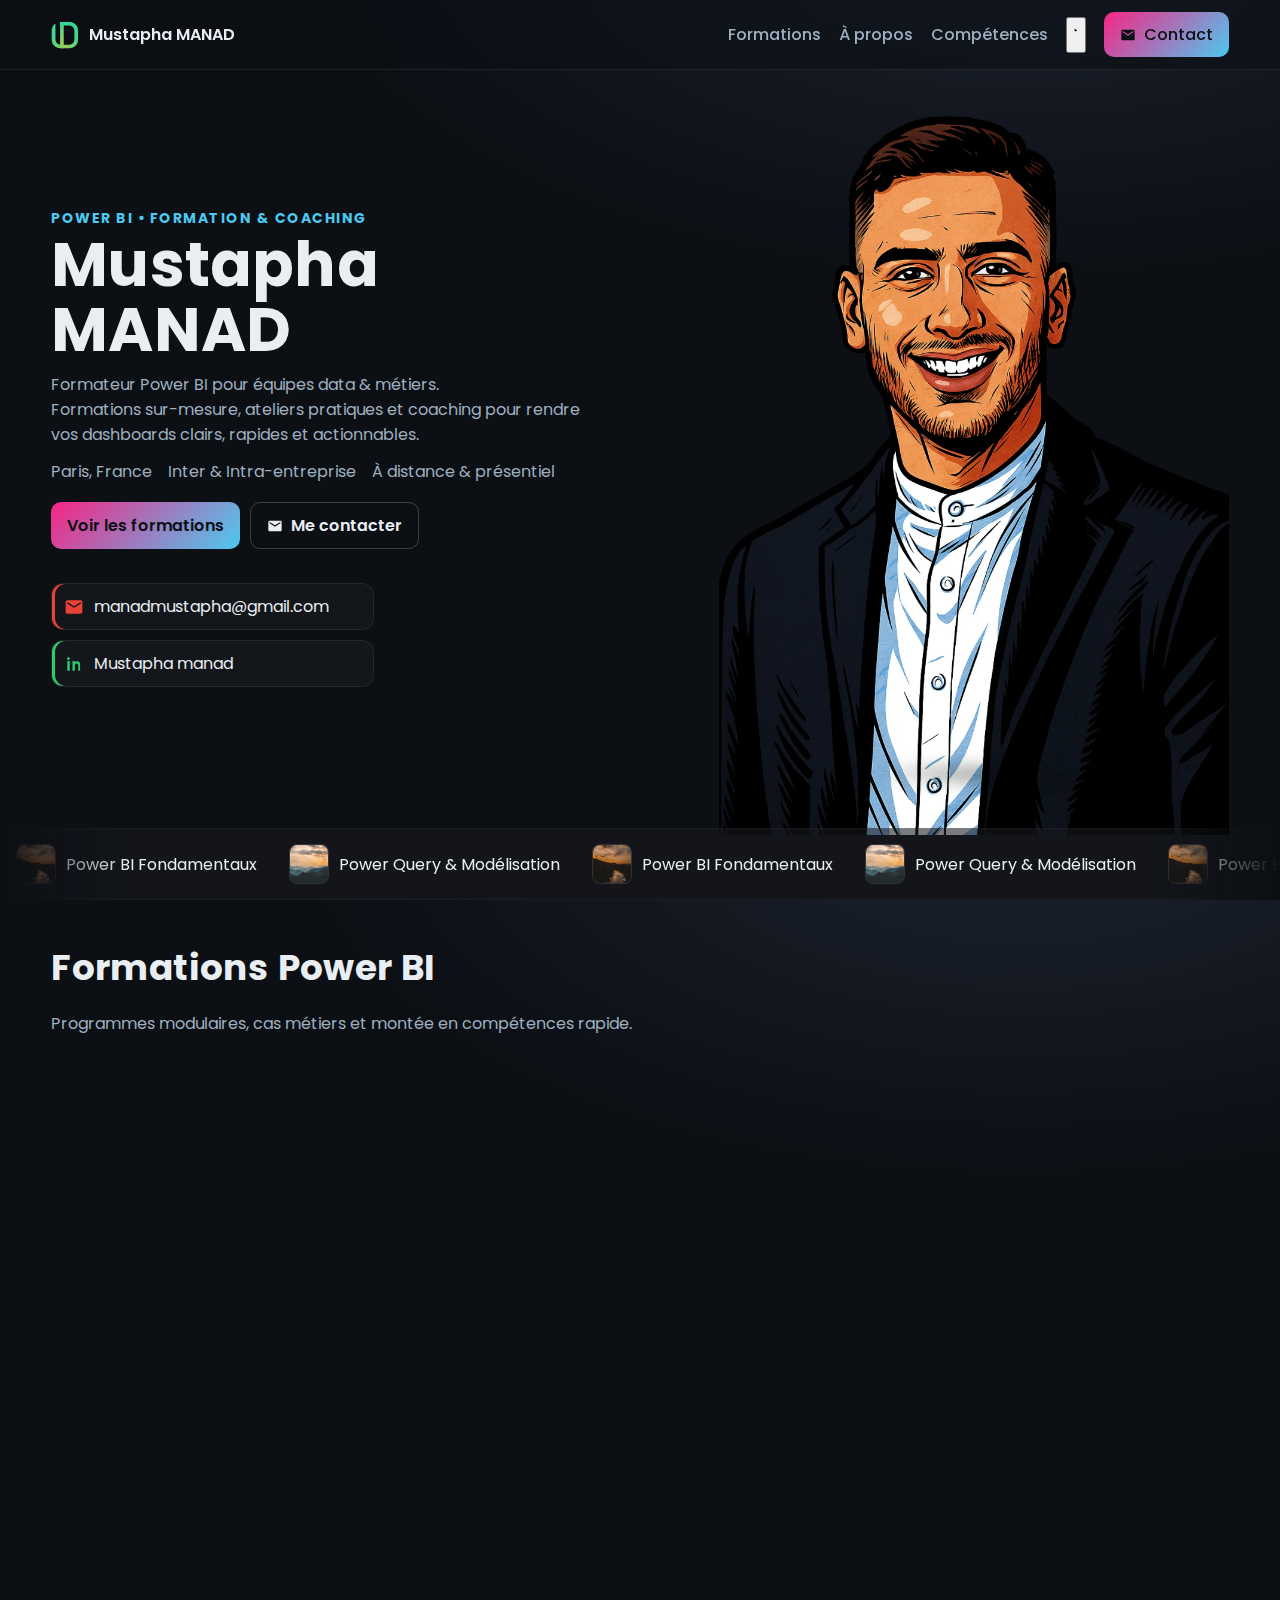
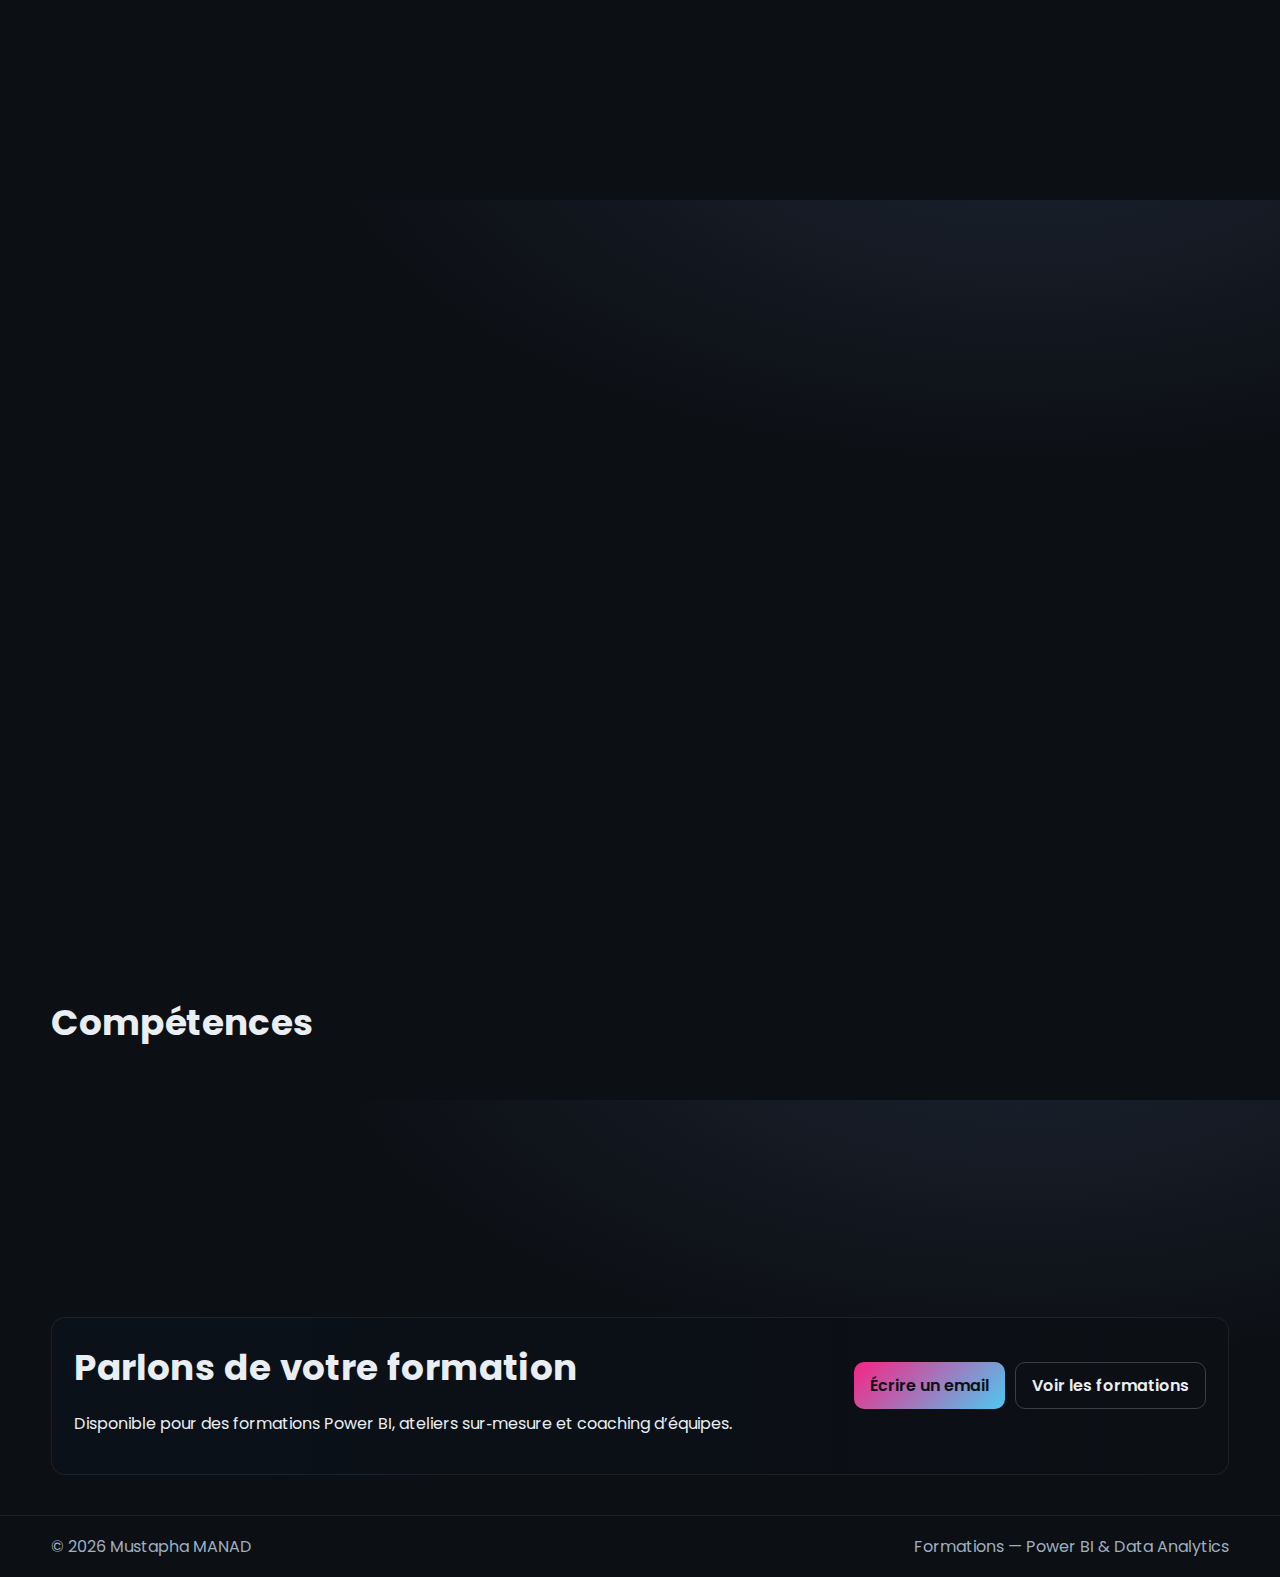
<file: index.html>
<!DOCTYPE html>
<html lang="fr">
	<head>
		<meta charset="UTF-8" />
		<meta name="viewport" content="width=device-width, initial-scale=1.0" />
		<title>Mustapha MANAD — Formateur Power BI</title>
		<link rel="icon" href="assets/youtube_v2/logo.svg" />
		<link rel="preconnect" href="https://fonts.googleapis.com" />
		<link rel="preconnect" href="https://fonts.gstatic.com" crossorigin />
		<link
			href="https://fonts.googleapis.com/css2?family=Poppins:wght@300;400;500;600;700;800;900&display=swap"
			rel="stylesheet" />
		<link rel="stylesheet" href="style.css" />
	</head>
	<body>
		<header class="site-header">
			<div class="container">
				<a href="#" class="brand">
					<img src="assets/youtube_v2/logo.svg" alt="MM" />
					<span>Mustapha MANAD</span>
				</a>
				<nav>
					<a href="#formations">Formations</a>
					<a href="#about">À propos</a>
					<a href="#skills">Compétences</a>
					<button
						class="theme-toggle"
						id="themeToggle"
						type="button"
						aria-label="Passer en mode clair"
						aria-pressed="true">
						<svg
							class="icon icon-moon"
							viewBox="0 0 24 24"
							aria-hidden="true"
							focusable="false">
							<path
								d="M21 12.8A9 9 0 1 1 11.2 3a7 7 0 0 0 9.8 9.8z" />
						</svg>
						<svg
							class="icon icon-sun"
							viewBox="0 0 24 24"
							aria-hidden="true"
							focusable="false">
							<circle cx="12" cy="12" r="4" fill="none" />
							<path
								d="M12 2v2M12 20v2M4.93 4.93l1.41 1.41M17.66 17.66l1.41 1.41M2 12h2M20 12h2M4.93 19.07l1.41-1.41M17.66 6.34l1.41-1.41"
								fill="none" />
						</svg>
					</button>
					<a
						class="btn-primary"
						href="mailto:manadmustapha@gmail.com?subject=Contact%20Formation%20Power%20BI&body=Bonjour%20Mustapha%2C%0A%0AJe%20vous%20contacte%20depuis%20votre%20site%20de%20formation%20Power%20BI.%0A">
						<svg
							class="icon icon-mail"
							viewBox="0 0 24 24"
							aria-hidden="true"
							focusable="false">
							<path
								d="M20 4H4c-1.1 0-2 .9-2 2v12c0 1.1.9 2 2 2h16c1.1 0 2-.9 2-2V6c0-1.1-.9-2-2-2zm0 4-8 5-8-5V6l8 5 8-5v2z" />
						</svg>
						<span>Contact</span>
					</a>
				</nav>
			</div>
		</header>

		<main>
			<!-- Hero -->
			<section class="hero" id="hero">
				<div class="container hero-content">
					<div class="hero-text">
						<h1>
							<span class="eyebrow">Power BI • Formation & Coaching</span>
							Mustapha MANAD
						</h1>
						<p class="subtitle">
							Formateur Power BI pour équipes data & métiers.<br />
							Formations sur-mesure, ateliers pratiques et coaching pour rendre
							vos dashboards clairs, rapides et actionnables.
						</p>
						<ul class="meta">
							<li>Paris, France</li>
							<li>Inter & Intra-entreprise</li>
							<li>À distance & présentiel</li>
						</ul>
						<div class="cta-row">
							<a class="btn-primary" href="#formations">Voir les formations</a>
							<a
								class="btn-outline"
								href="mailto:manadmustapha@gmail.com?subject=Contact%20Formation%20Power%20BI&body=Bonjour%20Mustapha%2C%0A%0AJe%20vous%20contacte%20depuis%20votre%20site%20de%20formation%20Power%20BI.%0A">
								<svg
									class="icon icon-mail"
									viewBox="0 0 24 24"
									aria-hidden="true"
									focusable="false">
									<path
										d="M20 4H4c-1.1 0-2 .9-2 2v12c0 1.1.9 2 2 2h16c1.1 0 2-.9 2-2V6c0-1.1-.9-2-2-2zm0 4-8 5-8-5V6l8 5 8-5v2z" />
								</svg>
								<span>Me contacter</span>
							</a>
						</div>

						<!-- Contacts rapides dans le hero -->
						<ul class="contact-quick" aria-label="Contacts rapides">
							<li>
								<a
									href="mailto:manadmustapha@gmail.com?subject=Contact%20Formation%20Power%20BI"
									aria-label="Envoyer un email">
									<svg
										class="icon"
										viewBox="0 0 24 24"
										aria-hidden="true"
										focusable="false">
										<path
											d="M20 4H4c-1.1 0-2 .9-2 2v12c0 1.1.9 2 2 2h16c1.1 0 2-.9 2-2V6c0-1.1-.9-2-2-2zm0 4-8 5-8-5V6l8 5 8-5v2z" />
									</svg>
									<span>manadmustapha@gmail.com</span>
								</a>
							</li>
							<li>
								<a
									href="https://www.linkedin.com/in/manadmustapha/"
									target="_blank"
									rel="noopener"
									aria-label="Voir le profil LinkedIn">
									<svg
										class="icon"
										viewBox="0 0 24 24"
										aria-hidden="true"
										focusable="false">
										<path
											d="M6.94 8.5H4V20h2.94V8.5zM5.49 7.21a1.71 1.71 0 110-3.41 1.71 1.71 0 010 3.41zM20 20h-2.9v-5.67c0-1.35-.03-3.08-1.88-3.08-1.88 0-2.17 1.47-2.17 2.99V20H10.2V8.5h2.78v1.57h.04c.39-.74 1.35-1.52 2.79-1.52 2.98 0 3.53 1.96 3.53 4.5V20z" />
									</svg>
									<span>Mustapha manad</span>
								</a>
							</li>
						</ul>
					</div>
					<div class="hero-visual">
						<img
							src="assets/youtube_v2/slider_3d/model2.png"
							alt="Illustration de profil"
							loading="lazy" />
					</div>
				</div>
			</section>

			<!-- Featured trainings quick strip (auto slider style) -->
			<section class="strip" aria-label="Formations en vedette">
				<div class="strip-track" id="stripTrack">
					<!-- Items injected by JS -->
				</div>
			</section>

			<!-- Projects grid -->
			<section class="section" id="formations">
				<div class="container">
					<h2>Formations Power BI</h2>
					<p class="section-sub">
						Programmes modulaires, cas métiers et montée en compétences rapide.
					</p>
					<div class="projects-grid" id="projectsGrid">
						<!-- Cards injected by JS -->
					</div>
				</div>
			</section>

			<!-- About -->
			<section class="section" id="about">
				<div class="container about">
					<div class="about-text" data-reveal="left">
						<h2>À propos</h2>
						<p>
							Formateur Power BI spécialisé en data analytics et supply chain.
							J’accompagne les équipes dans la prise en main, la modélisation et
							la création de rapports performants. Objectif: autonomie,
							bonnes pratiques et résultats mesurables.
						</p>
						<ul class="exp-list">
							<li
								class="exp-item"
								style="--brand: #2d46b9"
								data-reveal="left"
								aria-label="Forvia (USA)">
								<div
									class="exp-logo"
									title="Forvia"
									style="--logo: url('assets/logos/forvia.png')"></div>
								<div class="exp-body">
									<div class="exp-head"><b>Forvia (USA 🇺🇸)</b></div>
									<p>
										Ateliers KPI logistiques, e‑Kanban QR, dashboards
										opérationnels, formation d’équipes.
									</p>
								</div>
							</li>
							<li
								class="exp-item"
								style="--brand: #7a56a0"
								data-reveal="left"
								aria-label="Sanofi">
								<div
									class="exp-logo"
									title="Sanofi"
									style="--logo: url('assets/logos/sanofi.png')"></div>
								<div class="exp-body">
									<div class="exp-head"><b>Sanofi</b></div>
									<p>
										Formation KPI planning/stock, aide à la décision, supply
										digitale, reporting Power BI.
									</p>
								</div>
							</li>
							<li
								class="exp-item"
								style="--brand: #ffcc00"
								data-reveal="left"
								aria-label="Continental">
								<div
									class="exp-logo"
									title="Continental"
									style="
										--logo: url('assets/logos/continental.png');
										--logo-size: 118% 118%;
									"></div>
								<div class="exp-body">
									<div class="exp-head"><b>Continental</b></div>
									<p>
										Gouvernance data, standards master data, coaching sur la
										qualité et la cohérence.
									</p>
								</div>
							</li>
						</ul>
					</div>
					<div class="about-side">
						<div class="card" data-reveal="right" style="--reveal-delay: 0.05s">
							<h3>Contact</h3>
							<ul class="contact-quick" aria-label="Contacts rapides">
								<li>
									<a
										href="mailto:manadmustapha@gmail.com?subject=Contact%20Formation%20Power%20BI"
										aria-label="Envoyer un email">
										<svg
											class="icon"
											viewBox="0 0 24 24"
											aria-hidden="true"
											focusable="false">
											<path
												d="M20 4H4c-1.1 0-2 .9-2 2v12c0 1.1.9 2 2 2h16c1.1 0 2-.9 2-2V6c0-1.1-.9-2-2-2zm0 4-8 5-8-5V6l8 5 8-5v2z" />
										</svg>
										<span>manadmustapha@gmail.com</span>
									</a>
								</li>
								<li>
									<a
										href="https://www.linkedin.com/in/manadmustapha/"
										target="_blank"
										rel="noopener"
										aria-label="Voir le profil LinkedIn">
										<svg
											class="icon"
											viewBox="0 0 24 24"
											aria-hidden="true"
											focusable="false">
											<path
												d="M6.94 8.5H4V20h2.94V8.5zM5.49 7.21a1.71 1.71 0 110-3.41 1.71 1.71 0 010 3.41zM20 20h-2.9v-5.67c0-1.35-.03-3.08-1.88-3.08-1.88 0-2.17 1.47-2.17 2.99V20H10.2V8.5h2.78v1.57h.04c.39-.74 1.35-1.52 2.79-1.52 2.98 0 3.53 1.96 3.53 4.5V20z" />
										</svg>
										<span>Mustapha manad</span>
									</a>
								</li>
							</ul>
						</div>
						<div
							class="card p-3 lang-card"
							data-reveal="right"
							style="--reveal-delay: 0.12s">
							<h3>Langues</h3>
							<div class="lang">
								<div class="lang-row" style="--level: 100%">
									<span class="label">Français 🇫🇷</span>
									<div class="bar">
										<span class="fill"></span>
										<span class="legend start">A1</span>
										<span class="legend mid l40">B1</span>
										<span class="legend mid l60">B2</span>
										<span class="legend end">C2</span>
									</div>
								</div>
								<div class="lang-row" style="--level: 82%">
									<span class="label">Anglais 🇬🇧</span>
									<div class="bar">
										<span class="fill"></span>
										<span class="legend start">A1</span>
										<span class="legend mid l40">B1</span>
										<span class="legend mid l60">B2</span>
										<span class="legend end">C2</span>
									</div>
								</div>
								<div class="lang-row" style="--level: 70%">
									<span class="label">Arabe 🇸🇦</span>
									<div class="bar">
										<span class="fill"></span>
										<span class="legend start">A1</span>
										<span class="legend mid l40">B1</span>
										<span class="legend mid l60">B2</span>
										<span class="legend end">C2</span>
									</div>
								</div>
							</div>
						</div>
					</div>
				</div>
			</section>

			<!-- Skills -->
			<section class="section" id="skills">
				<div class="container">
					<h2>Compétences</h2>
					<div class="skills">
						<div class="skill-block" data-reveal="up">
							<h3>Data & BI</h3>
							<ul class="tags">
								<li>Power BI Desktop</li>
								<li>Power Query</li>
								<li>DAX</li>
								<li>Modélisation</li>
								<li>Power BI Service</li>
								<li>Optimisation</li>
							</ul>
						</div>
						<div class="skill-block" data-reveal="up">
							<h3>Cas métiers</h3>
							<ul class="tags">
								<li>Supply Chain</li>
								<li>Production</li>
								<li>Qualité</li>
								<li>Logistique</li>
								<li>S&OP</li>
								<li>KPI opérationnels</li>
							</ul>
						</div>
						<div class="skill-block" data-reveal="up">
							<h3>Pédagogie</h3>
							<ul class="tags">
								<li>Pédagogie active</li>
								<li>Ateliers pratiques</li>
								<li>Adaptation niveaux</li>
								<li>Cas concrets</li>
								<li>Clarté & synthèse</li>
								<li>Coaching post‑formation</li>
							</ul>
						</div>
					</div>
				</div>
			</section>

			<!-- Contact -->
			<section class="section" id="contact">
				<div class="container contact-block">
					<div>
						<h2>Parlons de votre formation</h2>
						<p>
							Disponible pour des formations Power BI, ateliers sur‑mesure et
							coaching d’équipes.
						</p>
					</div>
					<div class="cta-row">
						<a class="btn-primary" href="mailto:manadmustapha@gmail.com"
							>Écrire un email</a
						>
						<a class="btn-outline" href="#formations">Voir les formations</a>
					</div>
				</div>
			</section>
		</main>

		<footer class="site-footer">
			<div class="container">
				<span>© <span id="year"></span> Mustapha MANAD</span>
				<span>Formations — Power BI & Data Analytics</span>
			</div>
		</footer>

		<script src="theme.js"></script>
		<script src="app.js"></script>
	</body>
</html>
</file>
<file: style.css>
:root {
	--bg: #0c0f14;
	--bg-2: #11161d;
	--text: #e9eef3;
	--muted: #9fb0c0;
	--primary: #4cc9f0;
	--accent: #f72585;
	/* Palette dérivée du dégradé boutons (accent ➜ primary) */
	--grad-1: var(--accent);
	--grad-2: color-mix(in srgb, var(--accent) 70%, var(--primary));
	--grad-3: color-mix(in srgb, var(--accent) 50%, var(--primary));
	--grad-4: color-mix(in srgb, var(--accent) 30%, var(--primary));
	--grad-5: var(--primary);
	--container: min(1200px, 92vw);
	--header-h: 70px;
	--strip-h: 72px;
}
* {
	box-sizing: border-box;
}
html,
body {
	height: 100%;
}
body {
	margin: 0;
	font-family: Poppins, system-ui, -apple-system, Segoe UI, Roboto, Arial,
		sans-serif;
	color: var(--text);
	background: radial-gradient(1200px 600px at 80% -10%, #1c2330 0%, #0c0f14 60%),
		var(--bg);
}
img {
	max-width: 100%;
	display: block;
}
a {
	color: inherit;
	text-decoration: none;
}

.container {
	width: var(--container);
	margin: 0 auto;
}

/* Header */
.site-header {
	position: sticky;
	top: 0;
	z-index: 10;
	backdrop-filter: blur(8px);
	background: #0c0f1488;
	border-bottom: 1px solid #ffffff14;
	height: var(--header-h);
}
.site-header .container {
	display: flex;
	align-items: center;
	justify-content: space-between;
	height: 100%;
}
.brand {
	display: flex;
	align-items: center;
	gap: 10px;
	font-weight: 600;
}
.brand img {
	width: 28px;
	height: 28px;
	filter: invert(1);
}
.site-header nav {
	display: flex;
	gap: 18px;
	align-items: center;
}
.site-header nav a {
	color: var(--muted);
	font-weight: 500;
}
.site-header nav a:hover {
	color: var(--text);
}

/* Buttons */
.btn-primary,
.btn-outline {
	display: inline-flex;
	align-items: center;
	gap: 8px;
	padding: 10px 16px;
	border-radius: 10px;
	font-weight: 600;
}
.btn-primary .icon,
.btn-outline .icon {
	width: 16px;
	height: 16px;
	fill: currentColor;
}
.btn-primary {
	background: linear-gradient(135deg, var(--accent), var(--primary));
	color: #0c0f14 !important;
}
.btn-outline {
	border: 1px solid #ffffff33;
	color: var(--text);
}
.btn-outline:hover {
	background: #ffffff0f;
}

main {
	display: block;
}
.section {
	padding: 40px 0;
}
.section h2 {
	margin: 0 0 10px;
	font-size: clamp(26px, 2.8vw, 36px);
	letter-spacing: 0.4px;
}
.section .section-sub {
	color: var(--muted);
	margin-bottom: 30px;
}

/* Hero */
.hero {
	height: calc(100vh - var(--header-h) - var(--strip-h));
	padding: 0;
	position: relative;
	isolation: isolate;
}
.hero-content {
	display: flex;
	gap: 130px;
	height: 100%;
	align-items: center;
}
.hero-text h1 {
	margin: 0 0 10px;
	font-size: clamp(36px, 4.8vw, 64px);
	line-height: 1.05;
	letter-spacing: 0.2px;
}
.hero-text .eyebrow {
	display: block;
	font-size: 14px;
	color: var(--primary);
	font-weight: 700;
	letter-spacing: 1.5px;
	text-transform: uppercase;
	margin-bottom: 8px;
}
.hero-text .subtitle {
	color: var(--muted);
	margin: 10px 0 12px;
}
.hero-text .meta {
	list-style: none;
	display: flex;
	gap: 16px;
	padding: 0;
	margin: 0 0 18px;
	color: var(--muted);
}
.contact-quick {
	list-style: none;
	padding: 0;
	margin: 14px 0 0;
	display: grid;
	grid-template-columns: 1fr;
	gap: 10px;
	width: 60%;
}
.contact-quick li {
	--c: var(--primary);
}
.contact-quick li:nth-child(1) {
	--c: #ea4335;
}
.contact-quick li:nth-child(2) {
	--c: #2ecc71;
}
.contact-quick li:nth-child(3) {
	--c: #0a66c2;
}
.contact-quick li a {
	display: flex;
	align-items: center;
	gap: 10px;
	color: var(--text);
	padding: 10px 12px;
	border-radius: 12px;
	background: #ffffff08;
	border: 1px solid #ffffff12;
	box-shadow: inset 3px 0 0 var(--c);
	transition: transform 0.25s ease, background 0.25s ease, box-shadow 0.25s ease;
}
.contact-quick li a:hover {
	transform: translateX(6px);
	background: #ffffff12;
	box-shadow: inset 3px 0 0 var(--c),
		0 6px 18px color-mix(in srgb, var(--c) 35%, transparent);
}
.contact-quick .icon {
	width: 20px;
	height: 20px;
	fill: currentColor;
	color: var(--c);
}
.cta-row {
	display: flex;
	gap: 10px;
	flex-wrap: wrap;
	padding-bottom: 20px;
}

.hero-visual {
	position: relative;
	height: 100%;
	max-width: 560px;
	margin-inline: auto;
	/* Allow 3D ring to overflow the box so it's visible */
	overflow: visible;
}
/* Map template slider styles into hero right column */
.hero-visual .slider {
	position: absolute;
	width: 12vh;
	height: 15vh;
	top: 15vh;
	left: calc(50% - 6vh);
	transform-style: preserve-3d;
	transform: perspective(1000px);
	animation: autoRun 20s linear infinite;
	z-index: 2;
}
.hero-visual .slider .item {
	position: absolute;
	inset: 0 0 0 0;
	transform: rotateY(
			calc((var(--position) - 1) * (360 / var(--quantity)) * 1deg)
		)
		translateZ(30vh);
}
.hero-visual .slider .item img {
	width: 100%;
	height: 100%;
	object-fit: cover;
}

/* Bring back template character inside hero */
.hero-visual .content {
	position: absolute;
	inset: 0;
	width: 100%;
	height: 100%;
	z-index: 1;
}
.hero-visual .content h1 {
	display: none;
}
.hero-visual .content .model {
	background-image: url("../youtube_v2/slider_3d/images/model2.png");
	position: absolute;
	height: 55vh;
	width: 25vw;
	transform: translate(-50%, 0);
	align-self: flex-end;
	inset: 0;
	background-size: auto 90%;
	background-repeat: no-repeat;
	background-position: bottom center;
	z-index: 1;
	pointer-events: none;
}

/* 3D slider — like template, sizes halved */
.slider3d {
	--ring-radius: 275px;
	position: absolute;
	inset: 0;
	margin: auto;
	width: 100px;
	height: 125px;
	transform-style: preserve-3d;
	transform: perspective(1000px) rotateX(-16deg);
	animation: autoRun 20s linear infinite;
	z-index: 2;
}
@keyframes autoRun {
	from {
		transform: perspective(1000px) rotateX(-16deg) rotateY(0deg);
	}
	to {
		transform: perspective(1000px) rotateX(-16deg) rotateY(360deg);
	}
}
.slider3d .item {
	position: absolute;
	inset: 0;
	transform: rotateY(
			calc((var(--position) - 1) * (360 / var(--quantity)) * 1deg)
		)
		translateZ(var(--ring-radius));
}
.slider3d .item figure {
	width: 100%;
	height: 100%;
	overflow: hidden;
}
.slider3d .item img {
	width: 100%;
	height: 100%;
	object-fit: cover;
}
.slider3d .item .badge {
	position: absolute;
	bottom: -40px;
	left: 50%;
	transform: translateX(-50%);
	background: #ffffff10;
	backdrop-filter: blur(4px);
	padding: 6px 10px;
	border-radius: 8px;
	font-size: 12px;
	border: 1px solid #ffffff22;
	white-space: nowrap;
}

/* Overrides for embedded template slider: half size and centered */
.slider-embed .banner .slider {
	width: 100px !important;
	height: 125px !important;
	left: calc(50% - 50px) !important;
}
.slider-embed .banner .slider .item {
	transform: rotateY(
			calc((var(--position) - 1) * (360 / var(--quantity)) * 1deg)
		)
		translateZ(275px) !important;
}
@media screen and (max-width: 1023px) {
	.slider-embed .banner .slider {
		width: 80px !important;
		height: 100px !important;
		left: calc(50% - 40px) !important;
	}
	.slider-embed .banner .slider .item {
		transform: rotateY(
				calc((var(--position) - 1) * (360 / var(--quantity)) * 1deg)
			)
			translateZ(150px) !important;
	}
}
@media screen and (max-width: 767px) {
	.slider-embed .banner .slider {
		width: 50px !important;
		height: 75px !important;
		left: calc(50% - 25px) !important;
	}
	.slider-embed .banner .slider .item {
		transform: rotateY(
				calc((var(--position) - 1) * (360 / var(--quantity)) * 1deg)
			)
			translateZ(90px) !important;
	}
}

/* Central head anchor */
.hero-head {
	--size: 180px;
	position: absolute;
	inset: 0;
	margin: auto;
	width: var(--size);
	height: var(--size);
	border-radius: 50%;
	background-image: var(
			--head-url,
			url("../youtube_v2/gsap_animation/img/1.png")
		),
		radial-gradient(farthest-side, #0000 60%, #0008 100%);
	background-size: var(--logo-size, cover), 100% 100%;
	background-position: center, center;
	border: 1px solid #ffffff22;
	box-shadow: 0 10px 30px #0006;
	z-index: 3;
	pointer-events: none;
}
.hero-visual::after {
	content: "";
	position: absolute;
	inset: auto 0 40px 0;
	width: 60%;
	height: 28px;
	margin-inline: auto;
	filter: blur(8px);
	background: radial-gradient(closest-side, #0008, #0000 70%);
	z-index: 0;
}

/* Featured strip (auto slider style) */
.strip {
	--h: var(--strip-h);
	height: var(--h);
	mask-image: linear-gradient(to right, transparent, #000 10% 90%, transparent);
	overflow: hidden;
	border-block: 1px solid #ffffff10;
	background: #0c0f1490;
}
.strip-track {
	position: relative;
	display: flex;
	align-items: center;
	gap: 0;
	height: 100%;
	width: max-content;
	opacity: 0; /* hidden until JS builds clones */
}
.strip-track.is-ready {
	opacity: 1;
	transition: opacity 0.25s ease;
}
.strip .chip {
	position: static !important;
	left: auto !important;
	display: inline-flex;
	align-items: center;
	gap: 10px;
	height: var(--h);
	padding-inline: 16px;
	background: #ffffff08;
	border: 0; /* no gaps between items */
	animation: none !important;
	white-space: nowrap;
}
.strip .chip img {
	width: 40px;
	height: 40px;
	object-fit: cover;
	border-radius: 8px;
	border: 1px solid #ffffff22;
}
/* New contiguous marquee animation: requires duplicated content */
.strip-track.marquee {
	animation: marquee var(--marquee-duration, 28s) linear infinite;
	will-change: transform;
}
.strip:hover .strip-track.marquee {
	animation-play-state: paused;
}
@keyframes marquee {
	from {
		transform: translateX(0);
	}
	to {
		transform: translateX(-50%);
	}
}
.strip:hover .chip {
	animation-play-state: paused;
	filter: grayscale(1);
}
.strip .chip:hover {
	filter: grayscale(0);
}

/* Projects grid */
.projects-grid {
	display: grid;
	grid-template-columns: repeat(12, 1fr);
	gap: 18px;
}
.project-card {
	grid-column: span 4;
	background: linear-gradient(180deg, #0f1520, #0c0f14);
	border: 1px solid #ffffff12;
	border-radius: 14px;
	overflow: hidden;
	transform: translateY(20px);
	opacity: 0;
	transition: transform 0.6s ease, opacity 0.6s ease, box-shadow 0.3s ease;
}
.project-card.show {
	transform: translateY(0);
	opacity: 1;
}
.project-card .thumb {
	aspect-ratio: 16/9;
	background: #0b0f14;
	display: block;
	overflow: hidden;
	position: relative;
}
.project-card .thumb img {
	width: 100%;
	height: 100%;
	object-fit: cover;
	transform: scale(1.06);
	transition: transform 0.6s ease;
}
.project-card:hover .thumb img {
	transform: scale(1.12);
}
.project-card .body {
	padding: 14px;
	display: flex;
	flex-direction: column;
	gap: 8px;
}
.project-card .title {
	font-weight: 600;
	font-size: 18px;
}
.project-card .desc {
	color: var(--muted);
	font-size: 14px;
}
.tags {
	list-style: none;
	padding: 0;
	margin: 6px 0 0;
	display: flex;
	gap: 8px;
	flex-wrap: wrap;
}
.tags li {
	--tag-c: var(--grad-3);
	position: relative;
	z-index: 0;
	font-size: 12px;
	padding: 6px 10px;
	border: 1px solid #ffffff1a;
	border-radius: 999px;
	color: var(--muted);
	background: transparent;
	cursor: pointer;
	transition: color 0.25s ease, border-color 0.25s ease, transform 0.25s ease,
		filter 0.25s ease;
	overflow: hidden;
}
.tags li::before {
	content: "";
	position: absolute;
	inset: 0;
	background: linear-gradient(
		135deg,
		color-mix(in srgb, var(--tag-c) 18%, transparent),
		color-mix(in srgb, var(--tag-c) 38%, transparent)
	);
	border-radius: inherit;
	transform: scaleX(0);
	transform-origin: left;
	opacity: 0.9;
	transition: transform 0.35s ease;
	z-index: -1;
}
.tags li::after {
	content: "";
	position: absolute;
	top: -140%;
	left: -60%;
	width: 40%;
	height: 380%;
	background: linear-gradient(to right, transparent, #ffffff77, transparent);
	transform: rotate(25deg) translateX(-40%);
	opacity: 0;
	transition: transform 0.6s ease, opacity 0.4s ease;
	pointer-events: none;
}
.tags li:hover {
	color: var(--text);
	border-color: color-mix(in srgb, var(--tag-c) 60%, #ffffff22);
	transform: translateY(-1px);
	filter: brightness(1.05);
}
.tags li:hover::before {
	transform: scaleX(1);
}
.tags li:hover::after {
	opacity: 0.5;
	transform: rotate(25deg) translateX(180%);
}
.tags li:active {
	transform: translateY(0);
}

/* Ripple effect on click */
.tags li .ripple {
	position: absolute;
	border-radius: 50%;
	transform: scale(0);
	opacity: 0.85;
	pointer-events: none;
	background: radial-gradient(
		circle at center,
		rgba(255, 255, 255, 0.85) 0 18%,
		color-mix(in srgb, var(--tag-c) 70%, transparent) 45%,
		transparent 75%
	);
	box-shadow: 0 0 0 8px color-mix(in srgb, var(--tag-c) 25%, transparent),
		0 0 26px color-mix(in srgb, var(--tag-c) 60%, transparent);
	animation: tagRipple 850ms ease-out forwards;
}
@keyframes tagRipple {
	to {
		transform: scale(1.4);
		opacity: 0;
	}
}

/* Cycle de couleurs selon l'ordre des tags */
.tags li:nth-child(5n + 1) {
	--tag-c: var(--grad-1);
}
.tags li:nth-child(5n + 2) {
	--tag-c: var(--grad-2);
}
.tags li:nth-child(5n + 3) {
	--tag-c: var(--grad-3);
}
.tags li:nth-child(5n + 4) {
	--tag-c: var(--grad-4);
}
.tags li:nth-child(5n + 5) {
	--tag-c: var(--grad-5);
}
.tags.small li {
	font-size: 11px;
	padding: 4px 8px;
}
.project-card .actions {
	display: flex;
	gap: 8px;
	margin-top: 4px;
}

/* About */
.about {
	display: grid;
	grid-template-columns: 1.4fr 0.8fr;
	gap: 28px;
}
.about .bullets {
	padding-left: 16px;
}
.about .bullets li {
	margin-bottom: 10px;
	color: var(--muted);
}
.exp-list {
	list-style: none;
	padding: 0;
	margin: 14px 0 0;
	display: grid;
	gap: 12px;
}
.exp-item {
	cursor: pointer;
	position: relative;
	display: grid;
	grid-template-columns: 52px 1fr;
	gap: 14px;
	padding: 12px 14px 12px 16px;
	background: #0b1119;
	border: 1px solid #ffffff12;
	border-radius: 14px;
	transition: transform 0.25s ease, box-shadow 0.25s ease,
		border-color 0.25s ease;
	overflow: hidden; /* clip ripple */
}
.exp-list .exp-item:nth-child(1) {
	--reveal-delay: 0s;
}
.exp-list .exp-item:nth-child(2) {
	--reveal-delay: 0.06s;
}
.exp-list .exp-item:nth-child(3) {
	--reveal-delay: 0.12s;
}
.exp-item::before {
	content: "";
	position: absolute;
	left: 0;
	top: 10px;
	bottom: 10px;
	width: 3px;
	border-radius: 3px;
	background: var(--brand, var(--primary));
	box-shadow: 0 0 0 1px #000 inset;
}
.exp-item:hover {
	transform: translateY(-2px);
	box-shadow: 0 10px 24px #0006;
	border-color: color-mix(in srgb, var(--brand) 35%, #ffffff22);
}
/* Ripple on experience cards */
.exp-item .ripple {
	position: absolute;
	border-radius: 50%;
	transform: scale(0);
	opacity: 0.6;
	pointer-events: none;
	background: radial-gradient(
		circle at center,
		color-mix(in srgb, var(--brand) 80%, #ffffff) 0 18%,
		color-mix(in srgb, var(--brand) 45%, transparent) 55%,
		transparent 75%
	);
	box-shadow: 0 0 0 10px color-mix(in srgb, var(--brand) 20%, transparent),
		0 0 32px color-mix(in srgb, var(--brand) 60%, transparent);
	animation: cardRipple 900ms ease-out forwards;
}
@keyframes cardRipple {
	to {
		transform: scale(1.8);
		opacity: 0;
	}
}
.exp-logo {
	width: 52px;
	height: 52px;
	border-radius: 12px;
	background-image: var(--logo, none),
		radial-gradient(
			60% 60% at 30% 30%,
			color-mix(in srgb, var(--brand) 14%, transparent),
			transparent 62%
		);
	background-size: cover, 100% 100%;
	background-position: center, center;
	background-repeat: no-repeat, no-repeat;
	background-origin: padding-box, border-box;
	background-clip: padding-box, border-box;
	border: 1px solid color-mix(in srgb, var(--brand) 45%, #ffffff22);
	overflow: hidden;
}
.exp-head {
	font-weight: 600;
}
.exp-body p {
	margin: 4px 0 0;
	color: var(--muted);
}
.about .card {
	background: #0b1119;
	border: 1px solid #ffffff12;
	border-radius: 12px;
	padding: 14px;
	margin-top: 10px;
}
.about .contact {
	list-style: none;
	padding: 0;
	margin: 0;
	display: flex;
	flex-direction: column;
	gap: 8px;
}

/* Skills */
.skills {
	display: grid;
	grid-template-columns: repeat(3, 1fr);
	gap: 18px;
}
.lang {
	display: grid;
	gap: 12px;
}
.lang-row {
	display: grid;
	grid-template-columns: 120px 1fr;
	align-items: center;
	margin: 0; /* grid gap handles vertical rhythm */
}
.lang-row .label {
	font-size: 14px;
	padding-bottom: 12px;
}
.lang-row .bar {
	position: relative;
	height: 10px;
	background: #ffffff0a;
	border: 1px solid #ffffff14;
	border-radius: 999px;
	overflow: visible; /* allow legends to be visible below the bar */
	margin-bottom: 16px; /* room for legends under the bar */
}
.lang-row .bar .fill {
	position: absolute;
	left: 0;
	top: 0;
	bottom: 0;
	width: 0%;
	background: linear-gradient(90deg, var(--primary), var(--accent));
	border-radius: inherit;
	overflow: hidden; /* clip inner stripe animation to the fill width */
}
.lang-row .bar .fill::before {
	content: "";
	position: absolute;
	inset: 0;
	background: repeating-linear-gradient(
		-45deg,
		color-mix(in srgb, var(--primary) 22%, transparent) 0 10px,
		transparent 10px 20px
	);
	opacity: 0.45;
	animation: langStripes 1.2s linear infinite;
}
.lang-row .bar .fill::after {
	content: "";
	position: absolute;
	right: 0;
	top: 50%;
	transform: translate(0, -50%);
	width: 10px;
	height: 10px;
	border-radius: 50%;
	background: #fff;
	box-shadow: 0 0 0 0 color-mix(in srgb, var(--primary) 35%, transparent),
		0 0 12px color-mix(in srgb, var(--primary) 45%, transparent);
	animation: langPulse 1.8s ease-out infinite;
}
@keyframes langStripes {
	to {
		transform: translateX(20px);
	}
}
@keyframes langPulse {
	0% {
		box-shadow: 0 0 0 0 color-mix(in srgb, var(--primary) 35%, transparent);
	}
	70% {
		box-shadow: 0 0 0 8px color-mix(in srgb, var(--primary) 0%, transparent);
	}
	100% {
		box-shadow: 0 0 0 0 color-mix(in srgb, var(--primary) 0%, transparent);
	}
}
.lang-row .bar:hover .fill::before {
	opacity: 0.45;
	animation-duration: 1.2s;
}
.lang-card.show .lang-row .bar .fill {
	animation: langFillOvershoot 1.25s ease-out forwards;
	animation-delay: calc(var(--reveal-delay, 0s) + 0.6s);
	box-shadow: 0 0 0 1px #ffffff10 inset, 0 8px 22px #0006;
}
@keyframes langFillOvershoot {
	0% {
		width: 0%;
	}
	78% {
		width: calc(var(--level, 0%) + var(--overshoot, 6%));
	}
	100% {
		width: var(--level, 0%);
	}
}
.lang-row .bar::after {
	content: "";
	position: absolute;
	inset: 0;
	/* Ticks only at 20%, 40%, 60%, 80% (no 0%/100%) */
	background: linear-gradient(
				to bottom,
				rgba(255, 255, 255, 0.55),
				rgba(255, 255, 255, 0.55)
			)
			no-repeat,
		linear-gradient(
				to bottom,
				rgba(255, 255, 255, 0.55),
				rgba(255, 255, 255, 0.55)
			)
			no-repeat,
		linear-gradient(
				to bottom,
				rgba(255, 255, 255, 0.55),
				rgba(255, 255, 255, 0.55)
			)
			no-repeat,
		linear-gradient(
				to bottom,
				rgba(255, 255, 255, 0.55),
				rgba(255, 255, 255, 0.55)
			)
			no-repeat;
	background-size: 2px 100%, 2px 100%, 2px 100%, 2px 100%;
	background-position: 20% 0, 40% 0, 60% 0, 80% 0;
	pointer-events: none;
	z-index: 3;
}
.lang-row .bar .legend {
	position: absolute;
	top: calc(100% + 4px);
	font-size: 11px;
	color: var(--muted);
}
.lang-row .bar .legend.start {
	left: 0;
}
.lang-row .bar .legend.end {
	right: 0;
}
.lang-row .bar .legend.mid {
	transform: translateX(-50%);
	font-size: 10px;
	color: color-mix(in srgb, var(--muted) 80%, transparent);
	opacity: 0.3;
}
.lang-row .bar .legend.l20 {
	left: 20%;
}
.lang-row .bar .legend.l40 {
	left: 40%;
}
.lang-row .bar .legend.l60 {
	left: 60%;
}
.lang-row .bar .legend.l80 {
	left: 80%;
}

/* Hover / click dynamics on the meter */
.lang-row .bar {
	transition: filter 0.25s ease, transform 0.25s ease;
}
.lang-row .bar:hover {
	filter: none;
	transform: none;
}
.lang-row .bar:active {
	transform: translateY(0);
}
.lang-row .bar:active .fill::after {
	animation: langTipPing 550ms ease-out 1;
}
@keyframes langTipPing {
	0% {
		transform: translate(0, -50%) scale(1);
		opacity: 1;
	}
	60% {
		transform: translate(0, -50%) scale(1.6);
		opacity: 0.5;
	}
	100% {
		transform: translate(0, -50%) scale(1);
		opacity: 0;
	}
}
/* (removed) numeric bubble per request */
.skill-block {
	background: #0b1119;
	border: 1px solid #ffffff12;
	border-radius: 12px;
	padding: 14px;
}
.skill-block h3 {
	margin: 0 0 8px;
	font-size: 18px;
}

/* Contact block */
.contact-block {
	display: flex;
	align-items: center;
	justify-content: space-between;
	gap: 18px;
	background: linear-gradient(90deg, #0b1119, #0c0f14);
	border: 1px solid #ffffff12;
	border-radius: 14px;
	padding: 22px;
	position: relative;
	overflow: hidden;
}

/* Surprise FX for the final contact card */
#contact .contact-block::before {
	content: "";
	position: absolute;
	inset: -1.5px;
	padding: 1.5px; /* border thickness */
	border-radius: 16px;
	background: conic-gradient(
		from 0deg,
		var(--accent),
		color-mix(in srgb, var(--accent) 60%, var(--primary)),
		var(--primary),
		color-mix(in srgb, var(--primary) 60%, var(--accent)),
		var(--accent)
	);
	-webkit-mask: linear-gradient(#000 0 0) content-box, linear-gradient(#000 0 0);
	-webkit-mask-composite: xor;
	mask: linear-gradient(#000 0 0) content-box, linear-gradient(#000 0 0);
	mask-composite: exclude;
	opacity: 0;
	filter: blur(0.2px);
	transition: opacity 0.6s ease;
	pointer-events: none;
}
#contact .contact-block::after {
	content: "";
	position: absolute;
	inset: -30%;
	background: radial-gradient(
		60% 60% at var(--mx, 50%) var(--my, 50%),
		color-mix(in srgb, var(--primary) 22%, transparent),
		transparent 60%
	);
	filter: blur(40px) saturate(120%);
	opacity: 0;
	transition: opacity 0.6s ease;
	pointer-events: none;
}
#contact .contact-block.is-live::before {
	opacity: 0.9;
	animation: spinBorder 14s linear infinite;
}
#contact .contact-block.is-live::after {
	opacity: 0.6;
}
@keyframes spinBorder {
	to {
		transform: rotate(360deg);
	}
}

/* Magnetic CTA wobble (driven by CSS vars --tx/--ty) */
#contact .contact-block .cta-row {
	transform: translate3d(var(--tx, 0px), var(--ty, 0px), 0)
		rotate(calc(var(--tx, 0px) * -0.02deg));
	transition: transform 0.15s ease;
}

/* Confetti pieces */
#contact .contact-block .confetti {
	position: absolute;
	bottom: -8px;
	left: 0;
	width: 7px;
	height: 11px;
	border-radius: 2px;
	background: var(--cf, var(--accent));
	transform: translate3d(var(--x, 0), 0, 0) rotate(var(--r, 0deg));
	opacity: 0;
	will-change: transform, opacity;
	animation: confettiPop var(--t, 1400ms) cubic-bezier(0.17, 0.52, 0.16, 1)
		var(--d, 0ms) forwards;
	box-shadow: 0 0 0 1px #0002;
}
@keyframes confettiPop {
	0% {
		opacity: 0;
		transform: translate3d(var(--x, 0), 0, 0) rotate(var(--r, 0deg));
	}
	12% {
		opacity: 1;
	}
	100% {
		opacity: 0;
		transform: translate3d(var(--x, 0), -240px, 0)
			rotate(calc(var(--r, 0deg) + 360deg));
	}
}

@media (prefers-reduced-motion: reduce) {
	#contact .contact-block::before,
	#contact .contact-block::after {
		animation: none !important;
	}
	#contact .contact-block .confetti {
		animation: none !important;
		opacity: 0;
	}
}

/* Footer */
.site-footer {
	border-top: 1px solid #ffffff12;
	padding: 18px 0;
	color: var(--muted);
}
.site-footer .container {
	display: flex;
	align-items: center;
	justify-content: space-between;
}

/* Reveal on scroll (direction-aware) */
[data-reveal] {
	opacity: 0;
	transform: var(--reveal-transform, translateY(18px));
	transition: transform 0.7s ease, opacity 0.7s ease;
	transition-delay: var(--reveal-delay, 0s);
}
[data-reveal="left"] {
	--reveal-transform: translateX(-28px);
}
[data-reveal="right"] {
	--reveal-transform: translateX(28px);
}
[data-reveal="up"] {
	--reveal-transform: translateY(28px);
}
[data-reveal="down"] {
	--reveal-transform: translateY(-28px);
}
[data-reveal].show {
	opacity: 1;
	transform: none;
}

/* Stagger for skills cards */
.skills .skill-block {
	--reveal-transform: translateY(24px);
}
.skills .skill-block:nth-child(1) {
	--reveal-delay: 0s;
}
.skills .skill-block:nth-child(2) {
	--reveal-delay: 0.06s;
}
.skills .skill-block:nth-child(3) {
	--reveal-delay: 0.12s;
}

@media (prefers-reduced-motion: reduce) {
	[data-reveal] {
		transition: none;
		transform: none;
		opacity: 1;
	}
	.lang-row .bar .fill::before,
	.lang-row .bar .fill::after {
		animation: none !important;
	}
	.lang-card.show .lang-row .bar .fill {
		animation: none !important;
		width: var(--level, 0%);
	}
}

/* Project detail */
.project-hero {
	padding: 60px 0 30px;
	background: linear-gradient(180deg, #0c0f14, #0b1119);
	border-bottom: 1px solid #ffffff12;
}
.project-hero .container {
	display: grid;
	grid-template-columns: 1.2fr 0.8fr;
	gap: 28px;
	align-items: center;
}
.project-hero .cover {
	width: 100%;
	border-radius: 16px;
	overflow: hidden;
	border: 1px solid #ffffff12;
	aspect-ratio: 16/9;
	background: #0b0f14;
}
.project-hero h1 {
	margin: 0 0 6px;
	font-size: clamp(28px, 3.6vw, 44px);
}
.project-hero .subtitle {
	color: var(--muted);
	margin: 0 0 10px;
}
.project-meta {
	display: flex;
	flex-wrap: wrap;
	gap: 10px;
	margin: 10px 0 16px;
}
.badge {
	font-size: 12px;
	padding: 6px 8px;
	border: 1px solid #ffffff1a;
	border-radius: 999px;
	color: var(--muted);
}
.project-hero .actions {
	display: flex;
	gap: 10px;
	flex-wrap: wrap;
}

.project-body {
	padding: 40px 0;
}
.project-body .container {
	display: grid;
	grid-template-columns: 1.2fr 0.8fr;
	gap: 28px;
}
.project-body h2 {
	margin: 0 0 8px;
	font-size: 20px;
}
.project-body p {
	color: var(--muted);
}
.panel {
	background: #0b1119;
	border: 1px solid #ffffff12;
	border-radius: 12px;
	padding: 14px;
}

/* Gallery (auto-run row copies strip logic) */
.gallery {
	--h: 200px;
	height: var(--h);
	position: relative;
	overflow: hidden;
	mask-image: linear-gradient(to right, transparent, #000 10% 90%, transparent);
	border: 1px solid #ffffff12;
	border-radius: 12px;
}
.gallery .track {
	position: relative;
	min-width: 600px;
	height: 100%;
}
.gallery .slide {
	position: absolute;
	left: 100%;
	display: flex;
	align-items: center;
	height: var(--h);
	animation: stripRun 14s linear infinite;
	border-right: 1px solid #ffffff10;
	border-left: 1px solid #ffffff10;
}
.gallery .slide img {
	height: 100%;
	width: auto;
	display: block;
}
.gallery .slide:hover {
	animation-play-state: paused;
}

.embed-wrapper {
	aspect-ratio: 16/9;
	background: #0b0f14;
	border: 1px solid #ffffff12;
	border-radius: 12px;
	overflow: hidden;
}
.embed-wrapper iframe {
	width: 100%;
	height: 100%;
	border: 0;
}

@media (max-width: 1024px) {
	.project-hero .container {
		grid-template-columns: 1fr;
	}
	.project-body .container {
		grid-template-columns: 1fr;
	}
}

/* Responsive */
@media (max-width: 1024px) {
	.hero-visual {
		min-height: 360px;
		height: 380px;
	}
	.slider3d {
		--ring-radius: 150px;
		width: 80px;
		height: 100px;
	}
	.projects-grid .project-card {
		grid-column: span 6;
	}
	.skills {
		grid-template-columns: 1fr 1fr;
	}
	.about {
		grid-template-columns: 1fr;
	}
}
@media (max-width: 680px) {
	.projects-grid .project-card {
		grid-column: span 12;
	}
	.site-header nav a:not(.btn-primary) {
		display: none;
	}
	/* Hero responsive: stack, show model first, hide rotating cards */
	.hero-content {
		flex-direction: column;
		gap: 20px;
		align-items: center;
	}
	.hero-text { text-align: center; }
	.hero-visual {
		order: -1;
		min-height: 320px;
		height: 340px;
		width: 100%;
	}
	/* Hide the rotating slider on small screens */
	.hero-visual .slider { display: none !important; }
	/* Make the model image prominent and centered */
	.hero-visual .content .model {
		left: 50%;
		top: auto;
		bottom: 0;
		transform: translate(-50%, 0);
		width: 70vw;
		height: 42vh;
		background-size: contain;
		background-position: center bottom;
	}
	/* Also tone down the 3D ring if present */
	.slider3d { display: none !important; }
}
</file>
